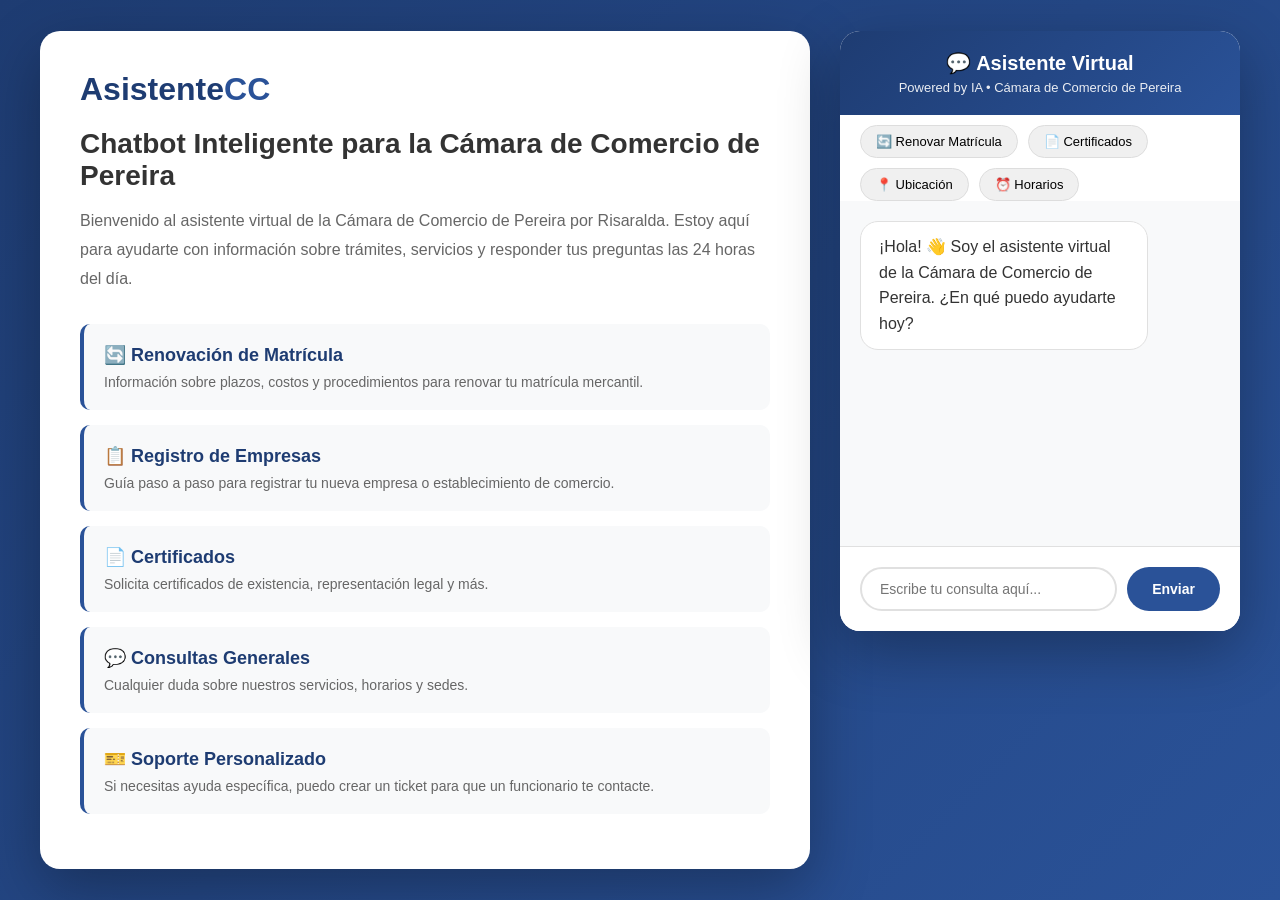
<file: templates/index.html>
<!DOCTYPE html>
<html lang="es">
<head>
    <meta charset="UTF-8">
    <meta name="viewport" content="width=device-width, initial-scale=1.0">
    <title>AsistenteCC - Cámara de Comercio de Pereira</title>
    <link rel="stylesheet" href="../static/style.css">
</head>
<body>
    <div class="container">
        <!-- Sección de Información -->
        <div class="info-section">
            <div class="logo">Asistente<span>CC</span></div>
            <h1>Chatbot Inteligente para la Cámara de Comercio de Pereira</h1>
            <p class="descripcion">
                Bienvenido al asistente virtual de la Cámara de Comercio de Pereira por Risaralda. 
                Estoy aquí para ayudarte con información sobre trámites, servicios y responder 
                tus preguntas las 24 horas del día.
            </p>

            <div class="feature">
                <h3>🔄 Renovación de Matrícula</h3>
                <p>Información sobre plazos, costos y procedimientos para renovar tu matrícula mercantil.</p>
            </div>

            <div class="feature">
                <h3>📋 Registro de Empresas</h3>
                <p>Guía paso a paso para registrar tu nueva empresa o establecimiento de comercio.</p>
            </div>

            <div class="feature">
                <h3>📄 Certificados</h3>
                <p>Solicita certificados de existencia, representación legal y más.</p>
            </div>

            <div class="feature">
                <h3>💬 Consultas Generales</h3>
                <p>Cualquier duda sobre nuestros servicios, horarios y sedes.</p>
            </div>

            <div class="feature">
                <h3>🎫 Soporte Personalizado</h3>
                <p>Si necesitas ayuda específica, puedo crear un ticket para que un funcionario te contacte.</p>
            </div>
        </div>

        <!-- Chatbot -->
        <div class="chat-container">
            <div class="chat-header">
                <h2>💬 Asistente Virtual</h2>
                <p>Powered by IA • Cámara de Comercio de Pereira</p>
            </div>

            <div class="quick-actions">
                <button class="quick-btn" onclick="sendQuickMessage('¿Cómo renuevo mi matrícula mercantil?')">🔄 Renovar Matrícula</button>
                <button class="quick-btn" onclick="sendQuickMessage('¿Cuánto cuesta un certificado?')">📄 Certificados</button>
                <button class="quick-btn" onclick="sendQuickMessage('¿Dónde están ubicados?')">📍 Ubicación</button>
                <button class="quick-btn" onclick="sendQuickMessage('¿Cuál es el horario de atención?')">⏰ Horarios</button>
            </div>

            <div class="chat-messages" id="chatMessages">
                <div class="message bot">
                    <div class="message-content">
                        ¡Hola! 👋 Soy el asistente virtual de la Cámara de Comercio de Pereira. 
                        ¿En qué puedo ayudarte hoy?
                    </div>
                </div>
            </div>

            <div class="chat-input-container">
                <div class="chat-input-wrapper">
                    <input 
                        type="text" 
                        class="chat-input" 
                        id="chatInput" 
                        placeholder="Escribe tu consulta aquí..."
                        onkeypress="handleKeyPress(event)"
                    >
                    <button class="send-btn" id="sendBtn" onclick="sendMessage()">Enviar</button>
                </div>
            </div>
        </div>
    </div>

    <!-- Modal para Tickets -->
    <div class="modal" id="ticketModal">
        <div class="modal-content">
            <h2>Crear Ticket de Soporte</h2>
            <p style="color: #666; margin-bottom: 20px;">
                Completa este formulario y un funcionario te contactará pronto.
            </p>

            <form id="ticketForm">
                <div class="form-group">
                    <label>Nombre Completo *</label>
                    <input type="text" id="ticketNombre" required>
                </div>

                <div class="form-group">
                    <label>Email *</label>
                    <input type="email" id="ticketEmail" required>
                </div>

                <div class="form-group">
                    <label>Teléfono</label>
                    <input type="tel" id="ticketTelefono">
                </div>

                <div class="form-group">
                    <label>Asunto *</label>
                    <input type="text" id="ticketAsunto" required>
                </div>

                <div class="form-group">
                    <label>Descripción *</label>
                    <textarea id="ticketDescripcion" required></textarea>
                </div>

                <div class="form-buttons">
                    <button type="button" class="btn btn-secondary" onclick="closeTicketModal()">Cancelar</button>
                    <button type="submit" class="btn btn-primary">Crear Ticket</button>
                </div>

                <div class="success-message" id="successMessage"></div>
            </form>
        </div>
    </div>
    <script src="../static/chat.js"></script>
</body>
</html>
</file>
<file: static/style.css>
* {
    margin: 0;
    padding: 0;
    box-sizing: border-box;
}

body {
    font-family: 'Segoe UI', Tahoma, Geneva, Verdana, sans-serif;
    background: linear-gradient(135deg, #1e3c72 0%, #2a5298 100%);
    min-height: 100vh;
    display: flex;
    justify-content: center;
    align-items: center;
    padding: 20px;
}

.container {
    max-width: 1200px;
    width: 100%;
    display: grid;
    grid-template-columns: 1fr 400px;
    gap: 30px;
}

.info-section {
    background: white;
    border-radius: 20px;
    padding: 40px;
    box-shadow: 0 20px 60px rgba(0,0,0,0.3);
}

.logo {
    font-size: 32px;
    font-weight: bold;
    color: #1e3c72;
    margin-bottom: 20px;
}

.logo span {
    color: #2a5298;
}

h1 {
    font-size: 28px;
    color: #333;
    margin-bottom: 15px;
}

.descripcion {
    color: #666;
    line-height: 1.8;
    margin-bottom: 30px;
}

.feature {
    background: #f8f9fa;
    padding: 20px;
    border-radius: 10px;
    margin-bottom: 15px;
    border-left: 4px solid #2a5298;
}

.feature h3 {
    color: #1e3c72;
    margin-bottom: 8px;
    font-size: 18px;
}

.feature p {
    color: #666;
    font-size: 14px;
}

/* CHATBOT */
.chat-container {
    background: white;
    border-radius: 20px;
    box-shadow: 0 20px 60px rgba(0,0,0,0.3);
    display: flex;
    flex-direction: column;
    height: 600px;
    overflow: hidden;
}

.chat-header {
    background: linear-gradient(135deg, #1e3c72 0%, #2a5298 100%);
    color: white;
    padding: 20px;
    text-align: center;
}

.chat-header h2 {
    font-size: 20px;
    margin-bottom: 5px;
}

.chat-header p {
    font-size: 13px;
    opacity: 0.9;
}

.chat-messages {
    flex: 1;
    padding: 20px;
    overflow-y: auto;
    background: #f8f9fa;
}

.message {
    margin-bottom: 15px;
    animation: fadeIn 0.3s;
}

@keyframes fadeIn {
    from { opacity: 0; transform: translateY(10px); }
    to { opacity: 1; transform: translateY(0); }
}

.message.user {
    text-align: right;
}

.message-content {
    display: inline-block;
    padding: 12px 18px;
    border-radius: 18px;
    max-width: 80%;
    word-wrap: break-word;
    line-height: 1.6;
}

.message-content ul,
.message-content ol {
    margin: 10px 0;
    padding-left: 25px;
}

.message-content li {
    margin: 6px 0;
    line-height: 1.5;
}

.message-content strong {
    font-weight: 600;
    color: #1e3c72;
}

.message-content a {
    color: #2a5298;
    text-decoration: underline;
}

.message-content a:hover {
    color: #1e3c72;
}

.message-content hr {
    border: none;
    border-top: 1px solid #e0e0e0;
    margin: 12px 0;
}

.message.bot .message-content {
    background: white;
    color: #333;
    border: 1px solid #e0e0e0;
    text-align: left;
}

.message.user .message-content {
    background: #2a5298;
    color: white;
}

.chat-input-container {
    padding: 20px;
    background: white;
    border-top: 1px solid #e0e0e0;
}

.chat-input-wrapper {
    display: flex;
    gap: 10px;
}

.chat-input {
    flex: 1;
    padding: 12px 18px;
    border: 2px solid #e0e0e0;
    border-radius: 25px;
    font-size: 14px;
    outline: none;
    transition: border-color 0.3s;
}

.chat-input:focus {
    border-color: #2a5298;
}

.send-btn {
    background: #2a5298;
    color: white;
    border: none;
    padding: 12px 25px;
    border-radius: 25px;
    cursor: pointer;
    font-size: 14px;
    font-weight: 600;
    transition: all 0.3s;
}

.send-btn:hover {
    background: #1e3c72;
    transform: scale(1.05);
}

.send-btn:disabled {
    background: #ccc;
    cursor: not-allowed;
    transform: scale(1);
}

.typing-indicator {
    display: none;
    padding: 12px 18px;
    background: white;
    border: 1px solid #e0e0e0;
    border-radius: 18px;
    display: inline-block;
}

.typing-indicator span {
    display: inline-block;
    width: 8px;
    height: 8px;
    background: #999;
    border-radius: 50%;
    margin: 0 2px;
    animation: typing 1.4s infinite;
}

.typing-indicator span:nth-child(2) {
    animation-delay: 0.2s;
}

.typing-indicator span:nth-child(3) {
    animation-delay: 0.4s;
}

@keyframes typing {
    0%, 60%, 100% { transform: translateY(0); }
    30% { transform: translateY(-10px); }
}

.quick-actions {
    display: flex;
    gap: 10px;
    flex-wrap: wrap;
    padding: 10px 20px 0;
}

.quick-btn {
    background: #f0f0f0;
    border: 1px solid #ddd;
    padding: 8px 15px;
    border-radius: 20px;
    font-size: 13px;
    cursor: pointer;
    transition: all 0.3s;
}

.quick-btn:hover {
    background: #2a5298;
    color: white;
    border-color: #2a5298;
}

/* Modal para tickets */
.modal {
    display: none;
    position: fixed;
    top: 0;
    left: 0;
    width: 100%;
    height: 100%;
    background: rgba(0,0,0,0.5);
    justify-content: center;
    align-items: center;
    z-index: 1000;
}

.modal.active {
    display: flex;
}

.modal-content {
    background: white;
    padding: 30px;
    border-radius: 15px;
    max-width: 500px;
    width: 90%;
    max-height: 90vh;
    overflow-y: auto;
}

.modal-content h2 {
    color: #1e3c72;
    margin-bottom: 20px;
}

.form-group {
    margin-bottom: 15px;
}

.form-group label {
    display: block;
    margin-bottom: 5px;
    color: #333;
    font-weight: 600;
}

.form-group input,
.form-group textarea {
    width: 100%;
    padding: 10px;
    border: 1px solid #ddd;
    border-radius: 5px;
    font-size: 14px;
}

.form-group textarea {
    min-height: 100px;
    resize: vertical;
}

.form-buttons {
    display: flex;
    gap: 10px;
    margin-top: 20px;
}

.btn {
    flex: 1;
    padding: 12px;
    border: none;
    border-radius: 5px;
    cursor: pointer;
    font-size: 14px;
    font-weight: 600;
    transition: all 0.3s;
}

.btn-primary {
    background: #2a5298;
    color: white;
}

.btn-primary:hover {
    background: #1e3c72;
}

.btn-secondary {
    background: #f0f0f0;
    color: #333;
}

.btn-secondary:hover {
    background: #e0e0e0;
}

.success-message {
    background: #d4edda;
    color: #155724;
    padding: 15px;
    border-radius: 5px;
    margin-top: 15px;
    display: none;
}

@media (max-width: 968px) {
    .container {
        grid-template-columns: 1fr;
    }

    .info-section {
        order: 2;
    }

    .chat-container {
        order: 1;
    }
}
</file>
